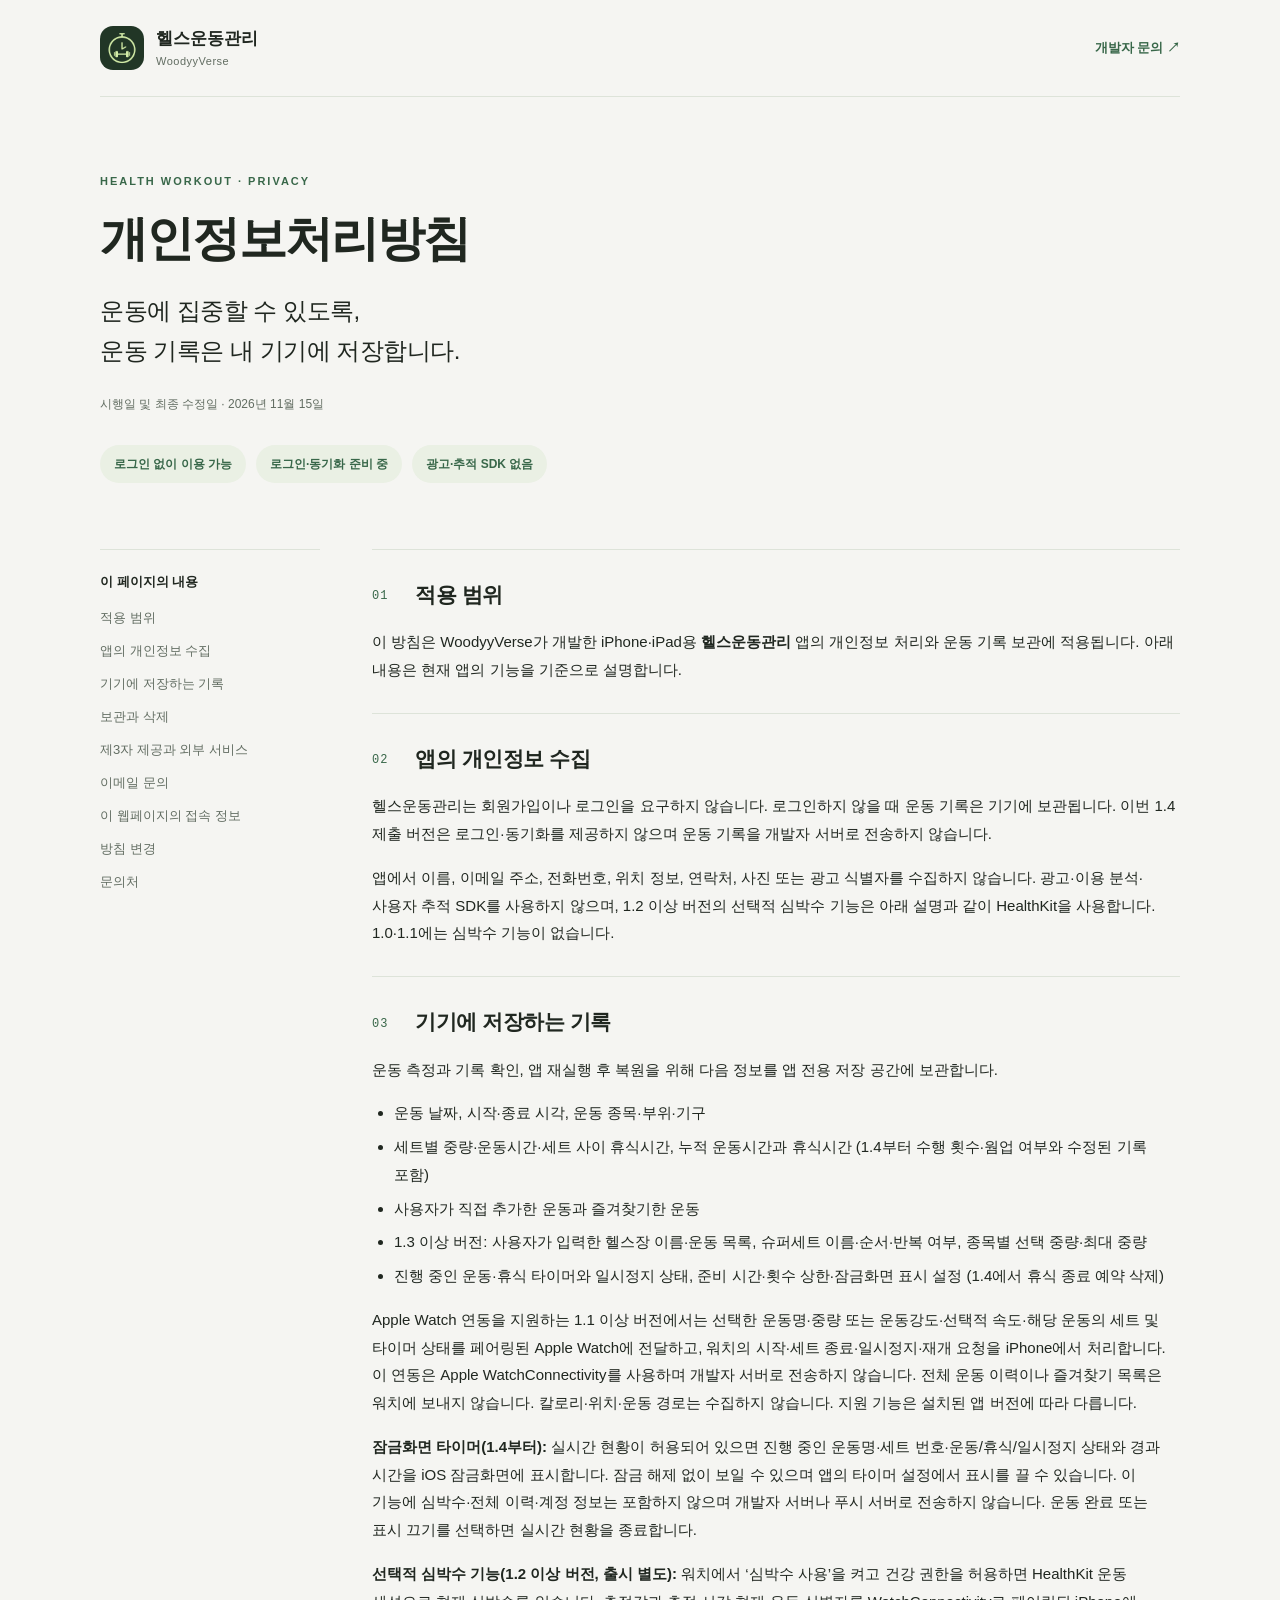
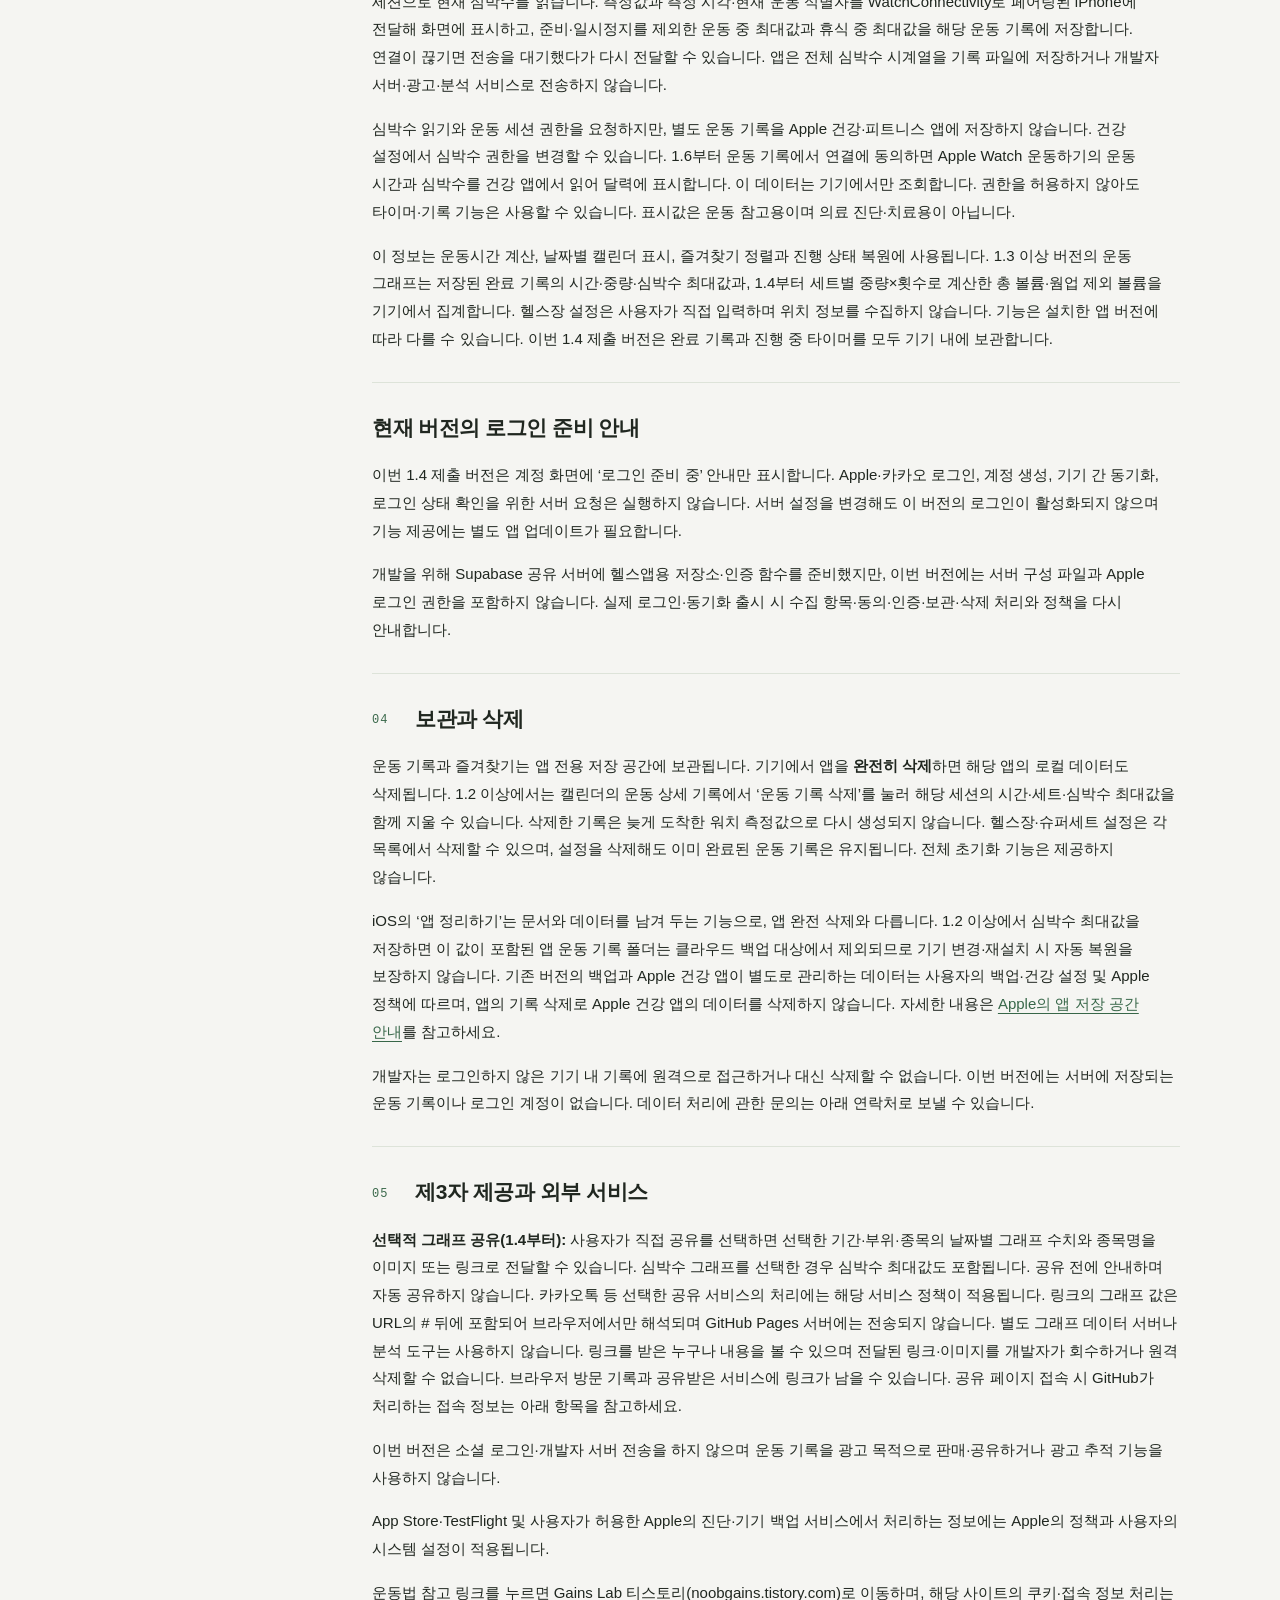
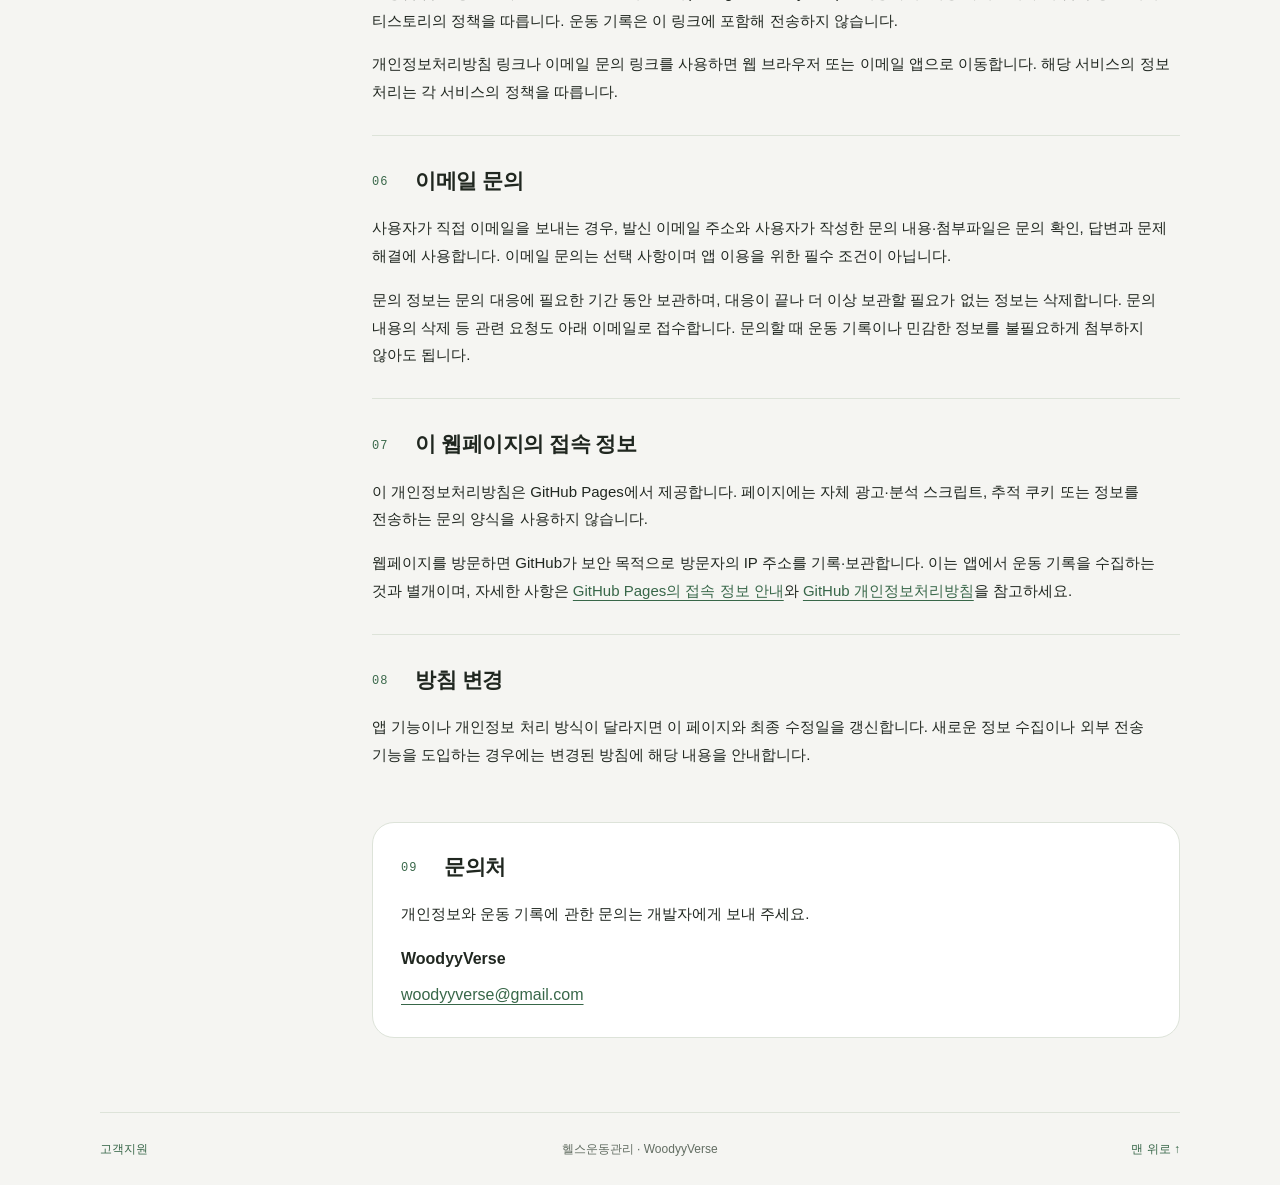
<file: index.html>
<!doctype html>
<html lang="ko">
<head>
  <meta charset="utf-8">
  <meta name="viewport" content="width=device-width, initial-scale=1">
  <meta name="description" content="WoodyyVerse가 개발한 헬스운동관리 앱의 개인정보처리방침입니다. 기기 내 운동 기록 저장, 데이터 삭제와 문의 방법을 안내합니다.">
  <meta name="color-scheme" content="light dark">
  <title>개인정보처리방침 · 헬스운동관리</title>
  <link rel="canonical" href="https://mrwoodypark.github.io/health-workout-privacy/">
  <link rel="icon" href="assets/icon.png">
  <link rel="stylesheet" href="styles.css">
</head>
<body>
  <a class="skip" href="#main">본문으로 이동</a>
  <header class="site-header">
    <a class="brand" href="./"><img src="assets/icon.png" width="44" height="44" alt=""><span>헬스운동관리<small>WoodyyVerse</small></span></a>
    <a class="contact-link" href="mailto:woodyyverse@gmail.com">개발자 문의 <span aria-hidden="true">↗</span></a>
  </header>

  <main id="main">
    <section class="intro" aria-labelledby="title">
      <p class="eyebrow">HEALTH WORKOUT · PRIVACY</p>
      <h1 id="title">개인정보처리방침</h1>
      <p class="lead">운동에 집중할 수 있도록,<br>운동 기록은 내 기기에 저장합니다.</p>
      <p class="date">시행일 및 최종 수정일 · <time datetime="2026-11-15">2026년 11월 15일</time></p>
      <div class="summary" aria-label="핵심 안내">
        <span>로그인 없이 이용 가능</span><span>로그인·동기화 준비 중</span><span>광고·추적 SDK 없음</span>
      </div>
    </section>

    <div class="policy-layout">
      <nav class="contents" aria-label="개인정보처리방침 목차">
        <p>이 페이지의 내용</p>
        <ol>
          <li><a href="#scope">적용 범위</a></li>
          <li><a href="#collection">앱의 개인정보 수집</a></li>
          <li><a href="#local-data">기기에 저장하는 기록</a></li>
          <li><a href="#deletion">보관과 삭제</a></li>
          <li><a href="#sharing">제3자 제공과 외부 서비스</a></li>
          <li><a href="#email">이메일 문의</a></li>
          <li><a href="#website">이 웹페이지의 접속 정보</a></li>
          <li><a href="#changes">방침 변경</a></li>
          <li><a href="#contact">문의처</a></li>
        </ol>
      </nav>

      <article class="policy">
        <section id="scope">
          <h2><span>01</span> 적용 범위</h2>
          <p>이 방침은 WoodyyVerse가 개발한 iPhone·iPad용 <strong>헬스운동관리</strong> 앱의 개인정보 처리와 운동 기록 보관에 적용됩니다. 아래 내용은 현재 앱의 기능을 기준으로 설명합니다.</p>
        </section>

        <section id="collection">
          <h2><span>02</span> 앱의 개인정보 수집</h2>
          <p>헬스운동관리는 회원가입이나 로그인을 요구하지 않습니다. 로그인하지 않을 때 운동 기록은 기기에 보관됩니다. 이번 1.4 제출 버전은 로그인·동기화를 제공하지 않으며 운동 기록을 개발자 서버로 전송하지 않습니다.</p>
          <p>앱에서 이름, 이메일 주소, 전화번호, 위치 정보, 연락처, 사진 또는 광고 식별자를 수집하지 않습니다. 광고·이용 분석·사용자 추적 SDK를 사용하지 않으며, 1.2 이상 버전의 선택적 심박수 기능은 아래 설명과 같이 HealthKit을 사용합니다. 1.0·1.1에는 심박수 기능이 없습니다.</p>
        </section>

        <section id="local-data">
          <h2><span>03</span> 기기에 저장하는 기록</h2>
          <p>운동 측정과 기록 확인, 앱 재실행 후 복원을 위해 다음 정보를 앱 전용 저장 공간에 보관합니다.</p>
          <ul>
            <li>운동 날짜, 시작·종료 시각, 운동 종목·부위·기구</li>
            <li>세트별 중량·운동시간·세트 사이 휴식시간, 누적 운동시간과 휴식시간 (1.4부터 수행 횟수·웜업 여부와 수정된 기록 포함)</li>
            <li>사용자가 직접 추가한 운동과 즐겨찾기한 운동</li>
            <li>1.3 이상 버전: 사용자가 입력한 헬스장 이름·운동 목록, 슈퍼세트 이름·순서·반복 여부, 종목별 선택 중량·최대 중량</li>
            <li>진행 중인 운동·휴식 타이머와 일시정지 상태, 준비 시간·횟수 상한·잠금화면 표시 설정 (1.4에서 휴식 종료 예약 삭제)</li>
          </ul>
          <p>Apple Watch 연동을 지원하는 1.1 이상 버전에서는 선택한 운동명·중량 또는 운동강도·선택적 속도·해당 운동의 세트 및 타이머 상태를 페어링된 Apple Watch에 전달하고, 워치의 시작·세트 종료·일시정지·재개 요청을 iPhone에서 처리합니다. 이 연동은 Apple WatchConnectivity를 사용하며 개발자 서버로 전송하지 않습니다. 전체 운동 이력이나 즐겨찾기 목록은 워치에 보내지 않습니다. 칼로리·위치·운동 경로는 수집하지 않습니다. 지원 기능은 설치된 앱 버전에 따라 다릅니다.</p>
          <p><strong>잠금화면 타이머(1.4부터):</strong> 실시간 현황이 허용되어 있으면 진행 중인 운동명·세트 번호·운동/휴식/일시정지 상태와 경과 시간을 iOS 잠금화면에 표시합니다. 잠금 해제 없이 보일 수 있으며 앱의 타이머 설정에서 표시를 끌 수 있습니다. 이 기능에 심박수·전체 이력·계정 정보는 포함하지 않으며 개발자 서버나 푸시 서버로 전송하지 않습니다. 운동 완료 또는 표시 끄기를 선택하면 실시간 현황을 종료합니다.</p>
          <p><strong>선택적 심박수 기능(1.2 이상 버전, 출시 별도):</strong> 워치에서 ‘심박수 사용’을 켜고 건강 권한을 허용하면 HealthKit 운동 세션으로 현재 심박수를 읽습니다. 측정값과 측정 시각·현재 운동 식별자를 WatchConnectivity로 페어링된 iPhone에 전달해 화면에 표시하고, 준비·일시정지를 제외한 운동 중 최대값과 휴식 중 최대값을 해당 운동 기록에 저장합니다. 연결이 끊기면 전송을 대기했다가 다시 전달할 수 있습니다. 앱은 전체 심박수 시계열을 기록 파일에 저장하거나 개발자 서버·광고·분석 서비스로 전송하지 않습니다.</p>
          <p>심박수 읽기와 운동 세션 권한을 요청하지만, 별도 운동 기록을 Apple 건강·피트니스 앱에 저장하지 않습니다. 건강 설정에서 심박수 권한을 변경할 수 있습니다. 1.6부터 운동 기록에서 연결에 동의하면 Apple Watch 운동하기의 운동 시간과 심박수를 건강 앱에서 읽어 달력에 표시합니다. 이 데이터는 기기에서만 조회합니다. 권한을 허용하지 않아도 타이머·기록 기능은 사용할 수 있습니다. 표시값은 운동 참고용이며 의료 진단·치료용이 아닙니다.</p>
          <p>이 정보는 운동시간 계산, 날짜별 캘린더 표시, 즐겨찾기 정렬과 진행 상태 복원에 사용됩니다. 1.3 이상 버전의 운동 그래프는 저장된 완료 기록의 시간·중량·심박수 최대값과, 1.4부터 세트별 중량×횟수로 계산한 총 볼륨·웜업 제외 볼륨을 기기에서 집계합니다. 헬스장 설정은 사용자가 직접 입력하며 위치 정보를 수집하지 않습니다. 기능은 설치한 앱 버전에 따라 다를 수 있습니다. 이번 1.4 제출 버전은 완료 기록과 진행 중 타이머를 모두 기기 내에 보관합니다.</p>
        </section>

        <section id="account-preparation">
          <h2>현재 버전의 로그인 준비 안내</h2>
          <p>이번 1.4 제출 버전은 계정 화면에 ‘로그인 준비 중’ 안내만 표시합니다. Apple·카카오 로그인, 계정 생성, 기기 간 동기화, 로그인 상태 확인을 위한 서버 요청은 실행하지 않습니다. 서버 설정을 변경해도 이 버전의 로그인이 활성화되지 않으며 기능 제공에는 별도 앱 업데이트가 필요합니다.</p>
          <p>개발을 위해 Supabase 공유 서버에 헬스앱용 저장소·인증 함수를 준비했지만, 이번 버전에는 서버 구성 파일과 Apple 로그인 권한을 포함하지 않습니다. 실제 로그인·동기화 출시 시 수집 항목·동의·인증·보관·삭제 처리와 정책을 다시 안내합니다.</p>
        </section>

        <section id="deletion">
          <h2><span>04</span> 보관과 삭제</h2>
          <p>운동 기록과 즐겨찾기는 앱 전용 저장 공간에 보관됩니다. 기기에서 앱을 <strong>완전히 삭제</strong>하면 해당 앱의 로컬 데이터도 삭제됩니다. 1.2 이상에서는 캘린더의 운동 상세 기록에서 ‘운동 기록 삭제’를 눌러 해당 세션의 시간·세트·심박수 최대값을 함께 지울 수 있습니다. 삭제한 기록은 늦게 도착한 워치 측정값으로 다시 생성되지 않습니다. 헬스장·슈퍼세트 설정은 각 목록에서 삭제할 수 있으며, 설정을 삭제해도 이미 완료된 운동 기록은 유지됩니다. 전체 초기화 기능은 제공하지 않습니다.</p>
          <p>iOS의 ‘앱 정리하기’는 문서와 데이터를 남겨 두는 기능으로, 앱 완전 삭제와 다릅니다. 1.2 이상에서 심박수 최대값을 저장하면 이 값이 포함된 앱 운동 기록 폴더는 클라우드 백업 대상에서 제외되므로 기기 변경·재설치 시 자동 복원을 보장하지 않습니다. 기존 버전의 백업과 Apple 건강 앱이 별도로 관리하는 데이터는 사용자의 백업·건강 설정 및 Apple 정책에 따르며, 앱의 기록 삭제로 Apple 건강 앱의 데이터를 삭제하지 않습니다. 자세한 내용은 <a href="https://support.apple.com/108429">Apple의 앱 저장 공간 안내</a>를 참고하세요.</p>
          <p>개발자는 로그인하지 않은 기기 내 기록에 원격으로 접근하거나 대신 삭제할 수 없습니다. 이번 버전에는 서버에 저장되는 운동 기록이나 로그인 계정이 없습니다. 데이터 처리에 관한 문의는 아래 연락처로 보낼 수 있습니다.</p>
        </section>

        <section id="sharing">
          <h2><span>05</span> 제3자 제공과 외부 서비스</h2>
          <p><strong>선택적 그래프 공유(1.4부터):</strong> 사용자가 직접 공유를 선택하면 선택한 기간·부위·종목의 날짜별 그래프 수치와 종목명을 이미지 또는 링크로 전달할 수 있습니다. 심박수 그래프를 선택한 경우 심박수 최대값도 포함됩니다. 공유 전에 안내하며 자동 공유하지 않습니다. 카카오톡 등 선택한 공유 서비스의 처리에는 해당 서비스 정책이 적용됩니다. 링크의 그래프 값은 URL의 # 뒤에 포함되어 브라우저에서만 해석되며 GitHub Pages 서버에는 전송되지 않습니다. 별도 그래프 데이터 서버나 분석 도구는 사용하지 않습니다. 링크를 받은 누구나 내용을 볼 수 있으며 전달된 링크·이미지를 개발자가 회수하거나 원격 삭제할 수 없습니다. 브라우저 방문 기록과 공유받은 서비스에 링크가 남을 수 있습니다. 공유 페이지 접속 시 GitHub가 처리하는 접속 정보는 아래 항목을 참고하세요.</p>
          <p>이번 버전은 소셜 로그인·개발자 서버 전송을 하지 않으며 운동 기록을 광고 목적으로 판매·공유하거나 광고 추적 기능을 사용하지 않습니다.</p>
          <p>App Store·TestFlight 및 사용자가 허용한 Apple의 진단·기기 백업 서비스에서 처리하는 정보에는 Apple의 정책과 사용자의 시스템 설정이 적용됩니다.</p>
          <p>운동법 참고 링크를 누르면 Gains Lab 티스토리(noobgains.tistory.com)로 이동하며, 해당 사이트의 쿠키·접속 정보 처리는 티스토리의 정책을 따릅니다. 운동 기록은 이 링크에 포함해 전송하지 않습니다.</p><p>개인정보처리방침 링크나 이메일 문의 링크를 사용하면 웹 브라우저 또는 이메일 앱으로 이동합니다. 해당 서비스의 정보 처리는 각 서비스의 정책을 따릅니다.</p>
        </section>

        <section id="email">
          <h2><span>06</span> 이메일 문의</h2>
          <p>사용자가 직접 이메일을 보내는 경우, 발신 이메일 주소와 사용자가 작성한 문의 내용·첨부파일은 문의 확인, 답변과 문제 해결에 사용합니다. 이메일 문의는 선택 사항이며 앱 이용을 위한 필수 조건이 아닙니다.</p>
          <p>문의 정보는 문의 대응에 필요한 기간 동안 보관하며, 대응이 끝나 더 이상 보관할 필요가 없는 정보는 삭제합니다. 문의 내용의 삭제 등 관련 요청도 아래 이메일로 접수합니다. 문의할 때 운동 기록이나 민감한 정보를 불필요하게 첨부하지 않아도 됩니다.</p>
        </section>

        <section id="website">
          <h2><span>07</span> 이 웹페이지의 접속 정보</h2>
          <p>이 개인정보처리방침은 GitHub Pages에서 제공합니다. 페이지에는 자체 광고·분석 스크립트, 추적 쿠키 또는 정보를 전송하는 문의 양식을 사용하지 않습니다.</p>
          <p>웹페이지를 방문하면 GitHub가 보안 목적으로 방문자의 IP 주소를 기록·보관합니다. 이는 앱에서 운동 기록을 수집하는 것과 별개이며, 자세한 사항은 <a href="https://docs.github.com/en/pages/getting-started-with-github-pages/what-is-github-pages#data-collection">GitHub Pages의 접속 정보 안내</a>와 <a href="https://docs.github.com/en/site-policy/privacy-policies/github-general-privacy-statement">GitHub 개인정보처리방침</a>을 참고하세요.</p>
        </section>

        <section id="changes">
          <h2><span>08</span> 방침 변경</h2>
          <p>앱 기능이나 개인정보 처리 방식이 달라지면 이 페이지와 최종 수정일을 갱신합니다. 새로운 정보 수집이나 외부 전송 기능을 도입하는 경우에는 변경된 방침에 해당 내용을 안내합니다.</p>
        </section>

        <section id="contact" class="contact-card">
          <h2><span>09</span> 문의처</h2>
          <p>개인정보와 운동 기록에 관한 문의는 개발자에게 보내 주세요.</p>
          <address><strong>WoodyyVerse</strong><br><a href="mailto:woodyyverse@gmail.com">woodyyverse@gmail.com</a></address>
        </section>
      </article>
    </div>
  </main>

  <footer><a href="support.html">고객지원</a><span>헬스운동관리 · WoodyyVerse</span><a href="#title">맨 위로 ↑</a></footer>
</body>
</html>
</file>
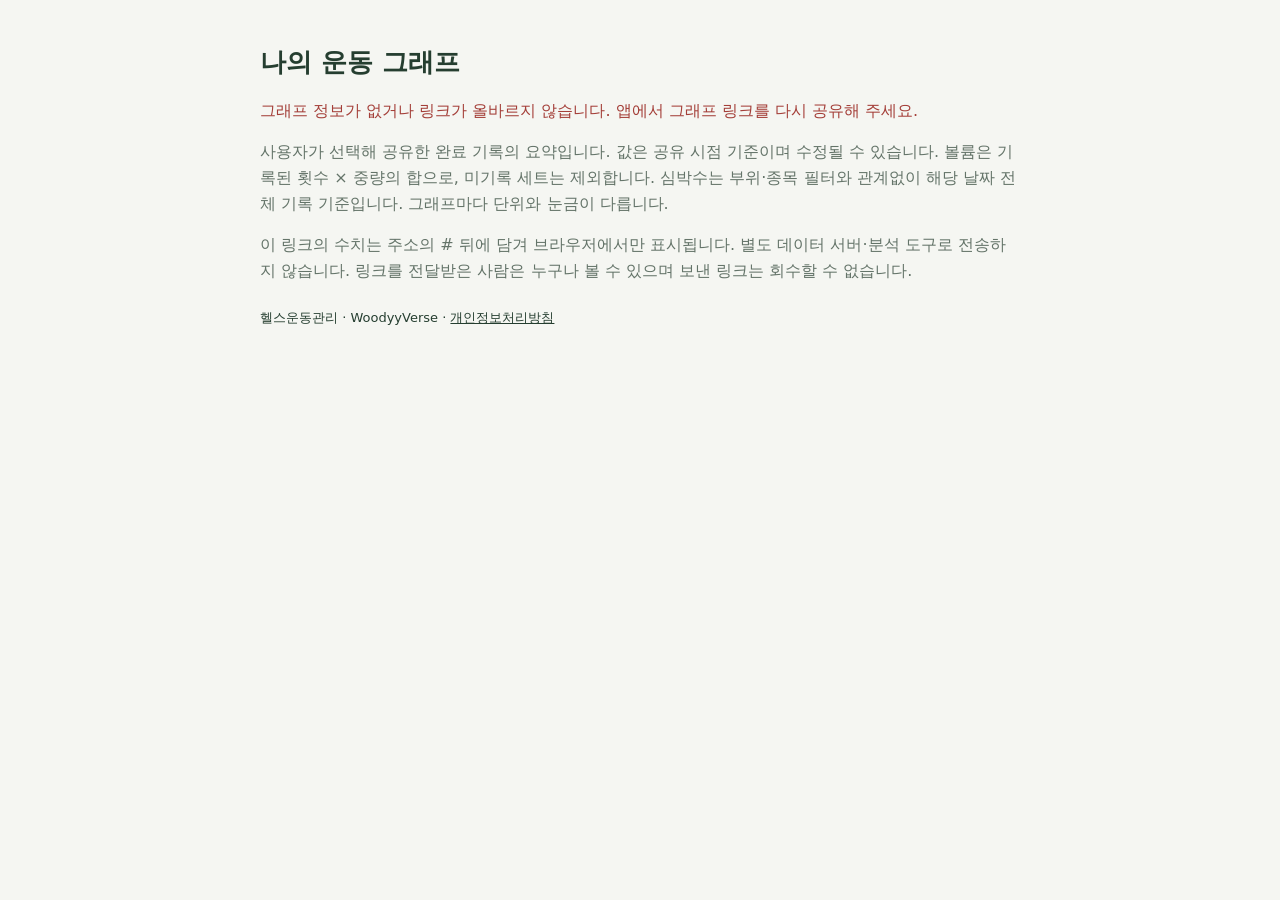
<file: graph.html>
<!doctype html>
<html lang="ko">
<head>
<meta charset="utf-8"><meta name="viewport" content="width=device-width,initial-scale=1">
<meta name="referrer" content="no-referrer"><meta name="robots" content="noindex,nofollow">
<meta http-equiv="Content-Security-Policy" content="default-src 'none'; style-src 'unsafe-inline'; script-src 'unsafe-inline'; img-src 'none'; connect-src 'none'; base-uri 'none'; form-action 'none'">
<title>나의 운동 그래프 · 헬스운동관리</title>
<style>
:root{color-scheme:light dark;font-family:system-ui,sans-serif;background:#f5f6f2;color:#253e30}body{margin:0}main{max-width:760px;margin:auto;padding:28px 18px}h1{font-size:26px}h2{font-size:18px}p{line-height:1.6}.card{background:white;border:1px solid #dce2d9;border-radius:20px;padding:18px;margin:18px 0}svg{width:100%;height:auto}svg text{fill:currentColor;font-size:12px}table{width:100%;border-collapse:collapse;font-size:14px}td,th{text-align:left;padding:8px;border-bottom:1px solid #ddd}small,.note{color:#647469}summary{padding:10px 0;cursor:pointer}.error{color:#a43f39}footer{font-size:13px;margin-top:26px}a{color:inherit}@media(max-width:480px){svg text{font-size:20px}}@media(prefers-color-scheme:dark){:root{background:#17241c;color:#edf1e9}.card{background:#23372a;border-color:#435547}.note,small{color:#b6c4b7}}
</style>
</head><body><main>
<h1>나의 운동 그래프</h1><p id="scope" class="note">공유한 기록을 불러오는 중입니다.</p>
<div id="graphs"></div>
<p class="note">사용자가 선택해 공유한 완료 기록의 요약입니다. 값은 공유 시점 기준이며 수정될 수 있습니다. 볼륨은 기록된 횟수 × 중량의 합으로, 미기록 세트는 제외합니다. 심박수는 부위·종목 필터와 관계없이 해당 날짜 전체 기록 기준입니다. 그래프마다 단위와 눈금이 다릅니다.</p>
<p class="note">이 링크의 수치는 주소의 # 뒤에 담겨 브라우저에서만 표시됩니다. 별도 데이터 서버·분석 도구로 전송하지 않습니다. 링크를 전달받은 사람은 누구나 볼 수 있으며 보낸 링크는 회수할 수 없습니다.</p>
<footer>헬스운동관리 · WoodyyVerse · <a href="./">개인정보처리방침</a></footer>
</main><script>
'use strict';
function decodeGraph(hash) {
  const raw=hash.replace(/^#/, '');
  if(!raw || raw.length>12000 || !/^[A-Za-z0-9_-]+$/.test(raw)) throw Error('invalid');
  const base=raw.replace(/-/g,'+').replace(/_/g,'/');
  const bytes=Uint8Array.from(atob(base+'='.repeat((4-base.length%4)%4)), c=>c.charCodeAt(0));
  const data=JSON.parse(new TextDecoder('utf-8',{fatal:true}).decode(bytes));
  if(data.version!==1 || typeof data.scope!=='string' || data.scope.length>250 || !Array.isArray(data.series) || !data.series.length || data.series.length>12) throw Error('invalid');
  let total=0;
  for(const s of data.series){
    if(typeof s.title!=='string'||s.title.length>250||!['분','초','kg','kg·회','bpm'].includes(s.unit)||!Array.isArray(s.dates)||!Array.isArray(s.values)||s.dates.length!==s.values.length||!s.dates.length)throw Error('invalid');
    total+=s.dates.length;if(total>2000)throw Error('invalid');
    for(let i=0;i<s.dates.length;i++){
      const d=s.dates[i],v=s.values[i];
      if(typeof d!=='string'||!/^\d{4}-\d{2}-\d{2}$/.test(d)||!Number.isFinite(Date.parse(d))||new Date(d).toISOString().slice(0,10)!==d||typeof v!=='number'||!Number.isFinite(v)||v<0||v>1e12)throw Error('invalid');
    }
  }
  return data;
}
function element(tag,text,parent){const el=document.createElement(tag);if(text!==undefined)el.textContent=text;if(parent)parent.append(el);return el}
function svgElement(tag,attrs,parent,text){const el=document.createElementNS('http://www.w3.org/2000/svg',tag);for(const [key,val]of Object.entries(attrs))el.setAttribute(key,String(val));if(text!==undefined)el.textContent=text;parent.append(el);return el}
function showGraph(data){
 document.getElementById('scope').textContent=data.scope;
 const allDates=data.series.flatMap(s=>s.dates.map(d=>Date.parse(d))),first=Math.min(...allDates),last=Math.max(...allDates),span=Math.max(86400000,last-first);
 const root=document.getElementById('graphs');root.replaceChildren();
 for(const s of data.series){
  const card=element('section',undefined,root);card.className='card';element('h2',s.title+' · '+s.unit,card);
  const svg=svgElement('svg',{viewBox:'0 0 660 245',role:'img','aria-label':s.title+' 날짜별 변화'},card);
  const max=Math.max(1,...s.values),x=d=>65+(Date.parse(d)-first)/span*570,y=v=>195-v/max*165;
  for(let i=0;i<4;i++){let value=max*i/3;svgElement('line',{x1:65,x2:635,y1:y(value),y2:y(value),stroke:'#a4b5a6','stroke-opacity':.3},svg);svgElement('text',{x:58,y:y(value)+4,'text-anchor':'end'},svg,value.toLocaleString('ko-KR',{maximumFractionDigits:1,notation:'compact'}));}
  svgElement('polyline',{points:s.dates.map((d,i)=>x(d)+','+y(s.values[i])).join(' '),fill:'none',stroke:'#608e6a','stroke-width':3},svg);
  for(let i=0;i<s.dates.length;i++){const dot=svgElement('circle',{cx:x(s.dates[i]),cy:y(s.values[i]),r:4,fill:'#608e6a'},svg);svgElement('title',{},dot,s.dates[i]+' · '+s.values[i]+' '+s.unit);}
  svgElement('text',{x:65,y:225},svg,new Date(first).toISOString().slice(0,10));svgElement('text',{x:635,y:225,'text-anchor':'end'},svg,new Date(last).toISOString().slice(0,10));
  const details=element('details',undefined,card);element('summary','날짜별 수치 보기',details);const table=element('table',undefined,details);const head=element('tr',undefined,table);element('th','날짜',head);element('th',s.unit,head);
  for(let i=0;i<s.dates.length;i++){const row=element('tr',undefined,table);element('td',s.dates[i],row);element('td',s.values[i].toLocaleString('ko-KR',{maximumFractionDigits:2}),row);}
 }
}
function load(){try{showGraph(decodeGraph(location.hash))}catch{document.getElementById('graphs').replaceChildren();const scope=document.getElementById('scope');scope.className='error';scope.textContent='그래프 정보가 없거나 링크가 올바르지 않습니다. 앱에서 그래프 링크를 다시 공유해 주세요.'}}
load();window.addEventListener('hashchange',load);
</script></body></html>
</file>
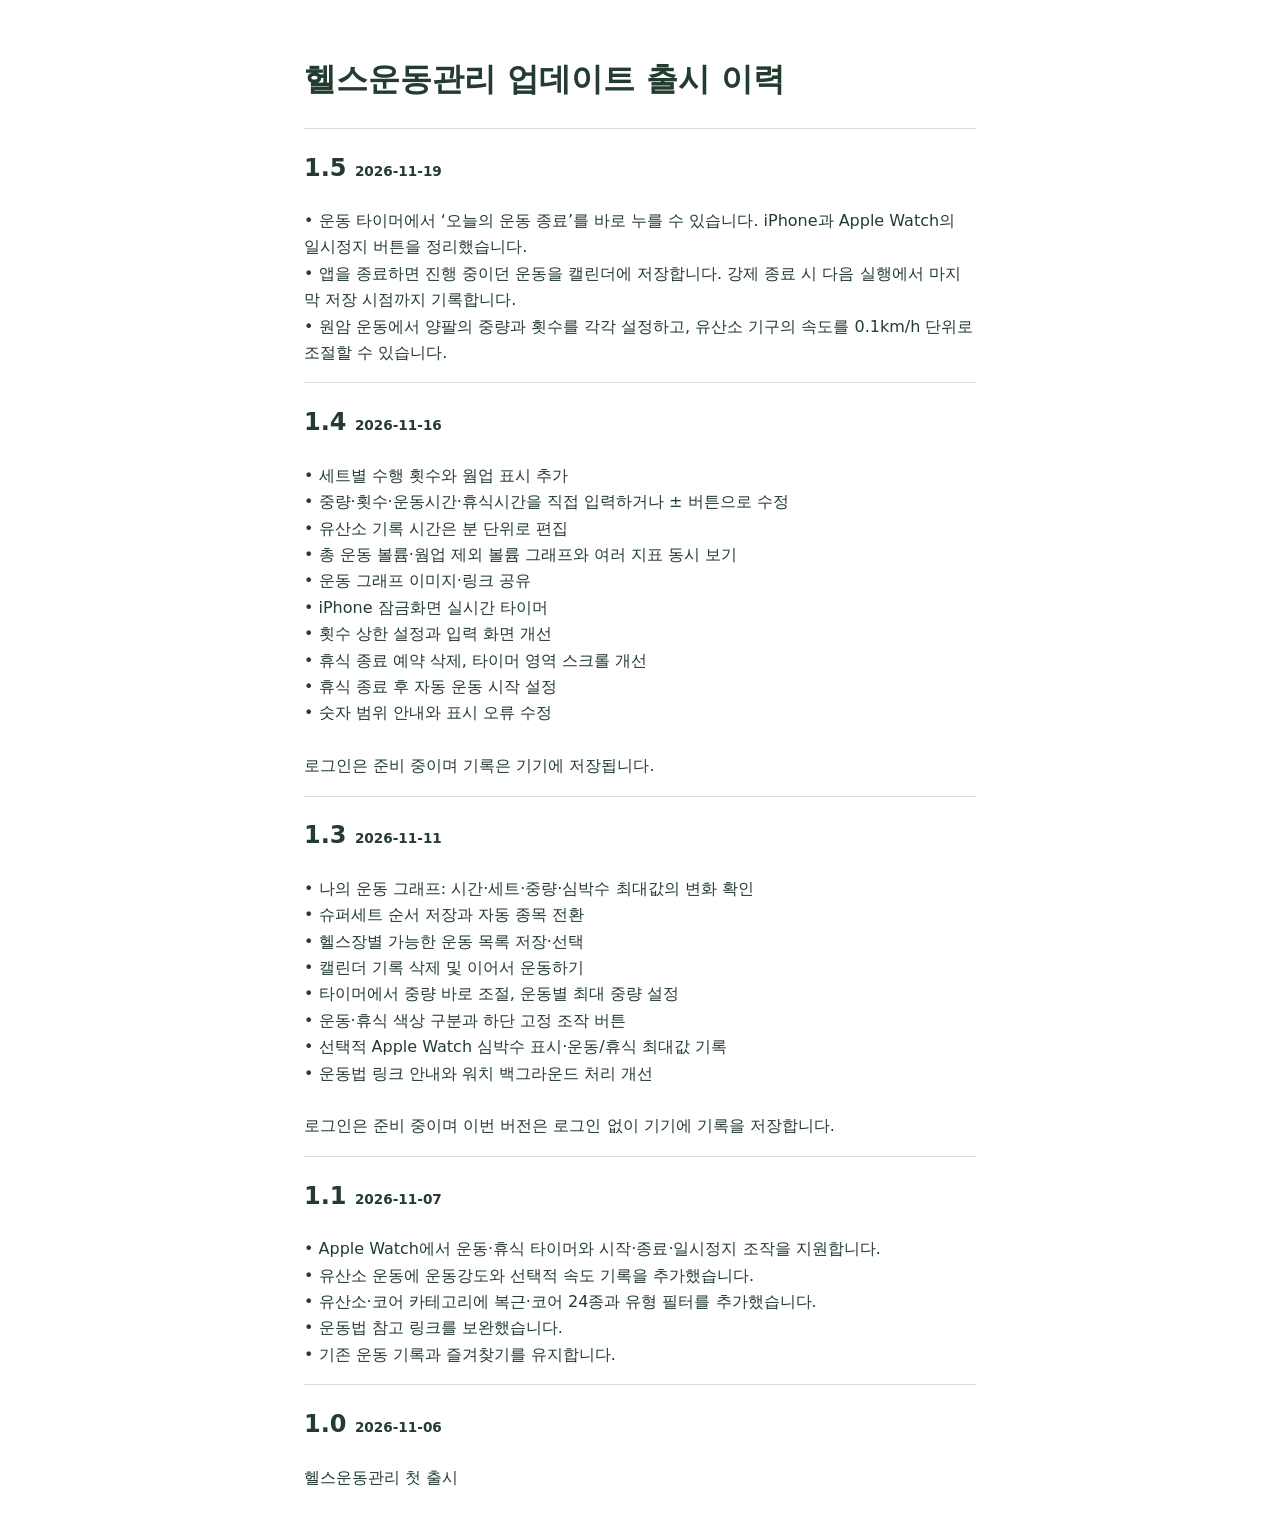
<file: releases.html>
<!doctype html><html lang="ko"><meta charset="utf-8"><meta name="viewport" content="width=device-width, initial-scale=1"><title>헬스운동관리 업데이트 출시 이력</title><style>body{max-width:42rem;margin:auto;padding:2rem;font:1rem/1.65 system-ui;color:#243c30}article{border-top:1px solid #d4dfd6}small{font-size:.85rem}p{white-space:pre-line}</style><main><h1>헬스운동관리 업데이트 출시 이력</h1><article><h2>1.5 <small>2026-11-19</small></h2><p>• 운동 타이머에서 ‘오늘의 운동 종료’를 바로 누를 수 있습니다. iPhone과 Apple Watch의 일시정지 버튼을 정리했습니다.
• 앱을 종료하면 진행 중이던 운동을 캘린더에 저장합니다. 강제 종료 시 다음 실행에서 마지막 저장 시점까지 기록합니다.
• 원암 운동에서 양팔의 중량과 횟수를 각각 설정하고, 유산소 기구의 속도를 0.1km/h 단위로 조절할 수 있습니다.</p></article><article><h2>1.4 <small>2026-11-16</small></h2><p>• 세트별 수행 횟수와 웜업 표시 추가
• 중량·횟수·운동시간·휴식시간을 직접 입력하거나 ± 버튼으로 수정
• 유산소 기록 시간은 분 단위로 편집
• 총 운동 볼륨·웜업 제외 볼륨 그래프와 여러 지표 동시 보기
• 운동 그래프 이미지·링크 공유
• iPhone 잠금화면 실시간 타이머
• 횟수 상한 설정과 입력 화면 개선
• 휴식 종료 예약 삭제, 타이머 영역 스크롤 개선
• 휴식 종료 후 자동 운동 시작 설정
• 숫자 범위 안내와 표시 오류 수정

로그인은 준비 중이며 기록은 기기에 저장됩니다.</p></article><article><h2>1.3 <small>2026-11-11</small></h2><p>• 나의 운동 그래프: 시간·세트·중량·심박수 최대값의 변화 확인
• 슈퍼세트 순서 저장과 자동 종목 전환
• 헬스장별 가능한 운동 목록 저장·선택
• 캘린더 기록 삭제 및 이어서 운동하기
• 타이머에서 중량 바로 조절, 운동별 최대 중량 설정
• 운동·휴식 색상 구분과 하단 고정 조작 버튼
• 선택적 Apple Watch 심박수 표시·운동/휴식 최대값 기록
• 운동법 링크 안내와 워치 백그라운드 처리 개선

로그인은 준비 중이며 이번 버전은 로그인 없이 기기에 기록을 저장합니다.</p></article><article><h2>1.1 <small>2026-11-07</small></h2><p>• Apple Watch에서 운동·휴식 타이머와 시작·종료·일시정지 조작을 지원합니다.
• 유산소 운동에 운동강도와 선택적 속도 기록을 추가했습니다.
• 유산소·코어 카테고리에 복근·코어 24종과 유형 필터를 추가했습니다.
• 운동법 참고 링크를 보완했습니다.
• 기존 운동 기록과 즐겨찾기를 유지합니다.</p></article><article><h2>1.0 <small>2026-11-06</small></h2><p>헬스운동관리 첫 출시</p></article></main></html>
</file>
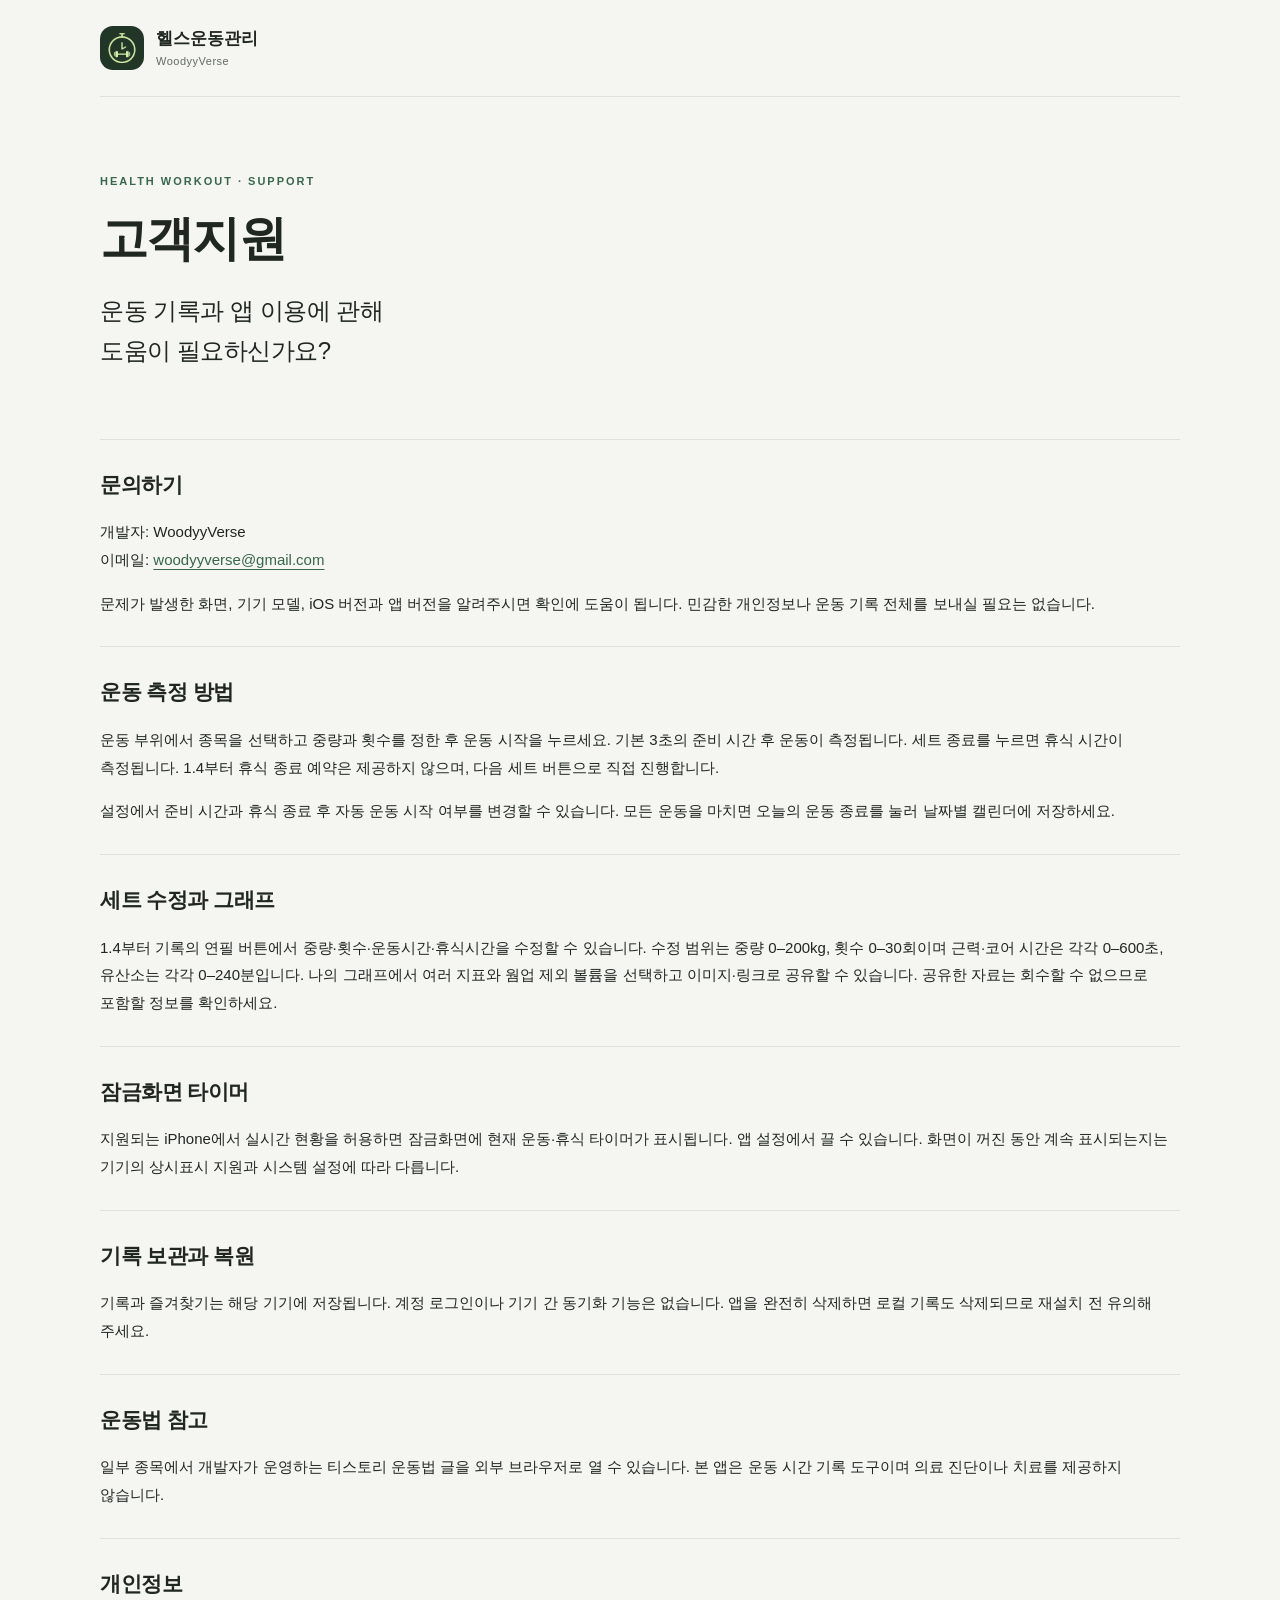
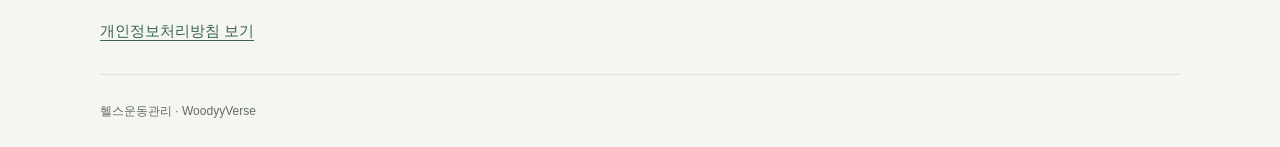
<file: support.html>
<!doctype html>
<html lang="ko"><head><meta charset="utf-8"><meta name="viewport" content="width=device-width, initial-scale=1"><title>헬스운동관리 고객지원</title><link rel="stylesheet" href="styles.css"></head><body><header class="site-header"><a class="brand" href="./"><img src="assets/icon.png" width="44" height="44" alt=""><span>헬스운동관리<small>WoodyyVerse</small></span></a></header><main id="main"><section class="intro"><p class="eyebrow">HEALTH WORKOUT · SUPPORT</p><h1>고객지원</h1><p class="lead">운동 기록과 앱 이용에 관해<br>도움이 필요하신가요?</p></section><article class="policy"><section><h2>문의하기</h2><p>개발자: WoodyyVerse<br>이메일: <a href="mailto:woodyyverse@gmail.com">woodyyverse@gmail.com</a></p><p>문제가 발생한 화면, 기기 모델, iOS 버전과 앱 버전을 알려주시면 확인에 도움이 됩니다. 민감한 개인정보나 운동 기록 전체를 보내실 필요는 없습니다.</p></section><section><h2>운동 측정 방법</h2><p>운동 부위에서 종목을 선택하고 중량과 횟수를 정한 후 운동 시작을 누르세요. 기본 3초의 준비 시간 후 운동이 측정됩니다. 세트 종료를 누르면 휴식 시간이 측정됩니다. 1.4부터 휴식 종료 예약은 제공하지 않으며, 다음 세트 버튼으로 직접 진행합니다.</p><p>설정에서 준비 시간과 휴식 종료 후 자동 운동 시작 여부를 변경할 수 있습니다. 모든 운동을 마치면 오늘의 운동 종료를 눌러 날짜별 캘린더에 저장하세요.</p></section><section><h2>세트 수정과 그래프</h2><p>1.4부터 기록의 연필 버튼에서 중량·횟수·운동시간·휴식시간을 수정할 수 있습니다. 수정 범위는 중량 0–200kg, 횟수 0–30회이며 근력·코어 시간은 각각 0–600초, 유산소는 각각 0–240분입니다. 나의 그래프에서 여러 지표와 웜업 제외 볼륨을 선택하고 이미지·링크로 공유할 수 있습니다. 공유한 자료는 회수할 수 없으므로 포함할 정보를 확인하세요.</p></section><section><h2>잠금화면 타이머</h2><p>지원되는 iPhone에서 실시간 현황을 허용하면 잠금화면에 현재 운동·휴식 타이머가 표시됩니다. 앱 설정에서 끌 수 있습니다. 화면이 꺼진 동안 계속 표시되는지는 기기의 상시표시 지원과 시스템 설정에 따라 다릅니다.</p></section><section><h2>기록 보관과 복원</h2><p>기록과 즐겨찾기는 해당 기기에 저장됩니다. 계정 로그인이나 기기 간 동기화 기능은 없습니다. 앱을 완전히 삭제하면 로컬 기록도 삭제되므로 재설치 전 유의해 주세요.</p></section><section><h2>운동법 참고</h2><p>일부 종목에서 개발자가 운영하는 티스토리 운동법 글을 외부 브라우저로 열 수 있습니다. 본 앱은 운동 시간 기록 도구이며 의료 진단이나 치료를 제공하지 않습니다.</p></section><section><h2>개인정보</h2><p><a href="./">개인정보처리방침 보기</a></p></section></article></main><footer>헬스운동관리 · WoodyyVerse</footer></body></html>
</file>
<file: styles.css>
:root {
  color-scheme: light;
  --background: #f5f5f2;
  --surface: #ffffff;
  --ink: #202720;
  --muted: #626d62;
  --accent: #386749;
  --pale: #eaf0e4;
  --line: #dde3d9;
  font-family: -apple-system, BlinkMacSystemFont, "Apple SD Gothic Neo", "Noto Sans KR", sans-serif;
}
* { box-sizing: border-box; }
html { scroll-padding-top: 28px; }
body { margin: 0; background: var(--background); color: var(--ink); line-height: 1.85; word-break: keep-all; overflow-wrap: anywhere; }
a { color: var(--accent); text-underline-offset: 4px; }
a:hover { text-decoration-thickness: 2px; }
a:focus-visible { outline: 3px solid var(--accent); outline-offset: 5px; border-radius: 3px; }
.skip { position: absolute; top: -100px; left: 20px; z-index: 2; padding: 10px 18px; background: var(--surface); }
.skip:focus { top: 10px; }
.site-header, main, footer { width: min(1080px, calc(100% - 48px)); margin-inline: auto; }
.site-header { display: flex; align-items: center; justify-content: space-between; gap: 20px; padding-block: 26px; border-bottom: 1px solid var(--line); }
.brand { display: inline-flex; align-items: center; gap: 12px; color: var(--ink); font-size: 17px; font-weight: 750; line-height: 1.4; text-decoration: none; }
.brand img { border-radius: 13px; }
.brand small { display: block; font-size: 11px; font-weight: 500; color: var(--muted); margin-top: 3px; letter-spacing: .5px; }
.contact-link { font-size: 13px; font-weight: 600; text-decoration: none; }
.intro { padding-block: 74px 46px; }
.eyebrow { font-size: 11px; font-weight: 750; letter-spacing: 2px; color: var(--accent); margin: 0 0 18px; }
h1 { font-size: clamp(29px, 5vw, 48px); line-height: 1.25; letter-spacing: -1.8px; margin: 0 0 22px; }
.lead { font-size: clamp(18px, 3vw, 24px); font-weight: 500; line-height: 1.65; letter-spacing: -.5px; margin: 0 0 22px; }
.date { font-size: 12px; color: var(--muted); margin: 0; }
.summary { display: flex; flex-wrap: wrap; gap: 10px; margin-top: 30px; }
.summary span { padding: 8px 14px; border-radius: 99px; background: var(--pale); color: var(--accent); font-size: 12px; font-weight: 650; }
.policy-layout { display: grid; grid-template-columns: 220px minmax(0, 1fr); gap: 52px; padding-block: 20px 74px; }
.contents { align-self: start; position: sticky; top: 28px; border-top: 1px solid var(--line); padding-top: 20px; font-size: 13px; }
.contents p { margin: 0 0 12px; font-weight: 700; }
.contents ol { list-style: none; margin: 0; padding: 0; }
.contents li + li { margin-top: 9px; }
.contents a { color: var(--muted); text-decoration: none; }
.contents a:hover { color: var(--accent); text-decoration: underline; }
.policy section { padding: 29px 0; border-top: 1px solid var(--line); scroll-margin-top: 20px; }
.policy h2 { font-size: 21px; line-height: 1.5; letter-spacing: -.5px; margin: 0 0 18px; }
.policy h2 span { display: inline-block; min-width: 30px; margin-right: 8px; color: var(--accent); font: 12px ui-monospace, SFMono-Regular, Menlo, monospace; letter-spacing: 1px; vertical-align: middle; }
.policy p, .policy ul { margin: 0 0 16px; font-size: 15px; }
.policy p:last-child { margin-bottom: 0; }
.policy ul { padding-left: 22px; }
.policy li + li { margin-top: 6px; }
.policy .contact-card { margin-top: 24px; padding: 28px; border: 1px solid var(--line); border-radius: 22px; background: var(--surface); }
address { font-style: normal; font-size: 16px; }
address a { display: inline-block; margin-top: 6px; }
footer { display: flex; justify-content: space-between; gap: 20px; padding-block: 25px; border-top: 1px solid var(--line); color: var(--muted); font-size: 12px; }
footer a { text-decoration: none; }
@media (max-width: 720px) {
  .site-header, main, footer { width: calc(100% - 36px); }
  .site-header { padding-block: 20px; }
  .intro { padding-block: 44px 32px; }
  .policy-layout { grid-template-columns: minmax(0, 1fr); gap: 28px; padding-bottom: 42px; }
  .contents { position: static; }
  .contents ol { display: grid; grid-template-columns: 1fr 1fr; column-gap: 18px; row-gap: 8px; }
  .contents li + li { margin-top: 0; }
  .policy h2 { font-size: 20px; }
  .policy .contact-card { padding: 22px; }
}
@media (prefers-color-scheme: dark) {
  :root { color-scheme: dark; --background: #141615; --surface: #202321; --ink: #f3f5ec; --muted: #a5aea4; --accent: #b8e678; --pale: #2d3b27; --line: #333a32; }
}
@media print {
  .contents, .contact-link, .skip, footer a { display: none; }
  .policy-layout { display: block; }
  .intro { padding-block: 22px; }
  :root { --background: #fff; --surface: #fff; --ink: #000; --muted: #333; --accent: #234d30; --line: #ddd; }
}
</file>
